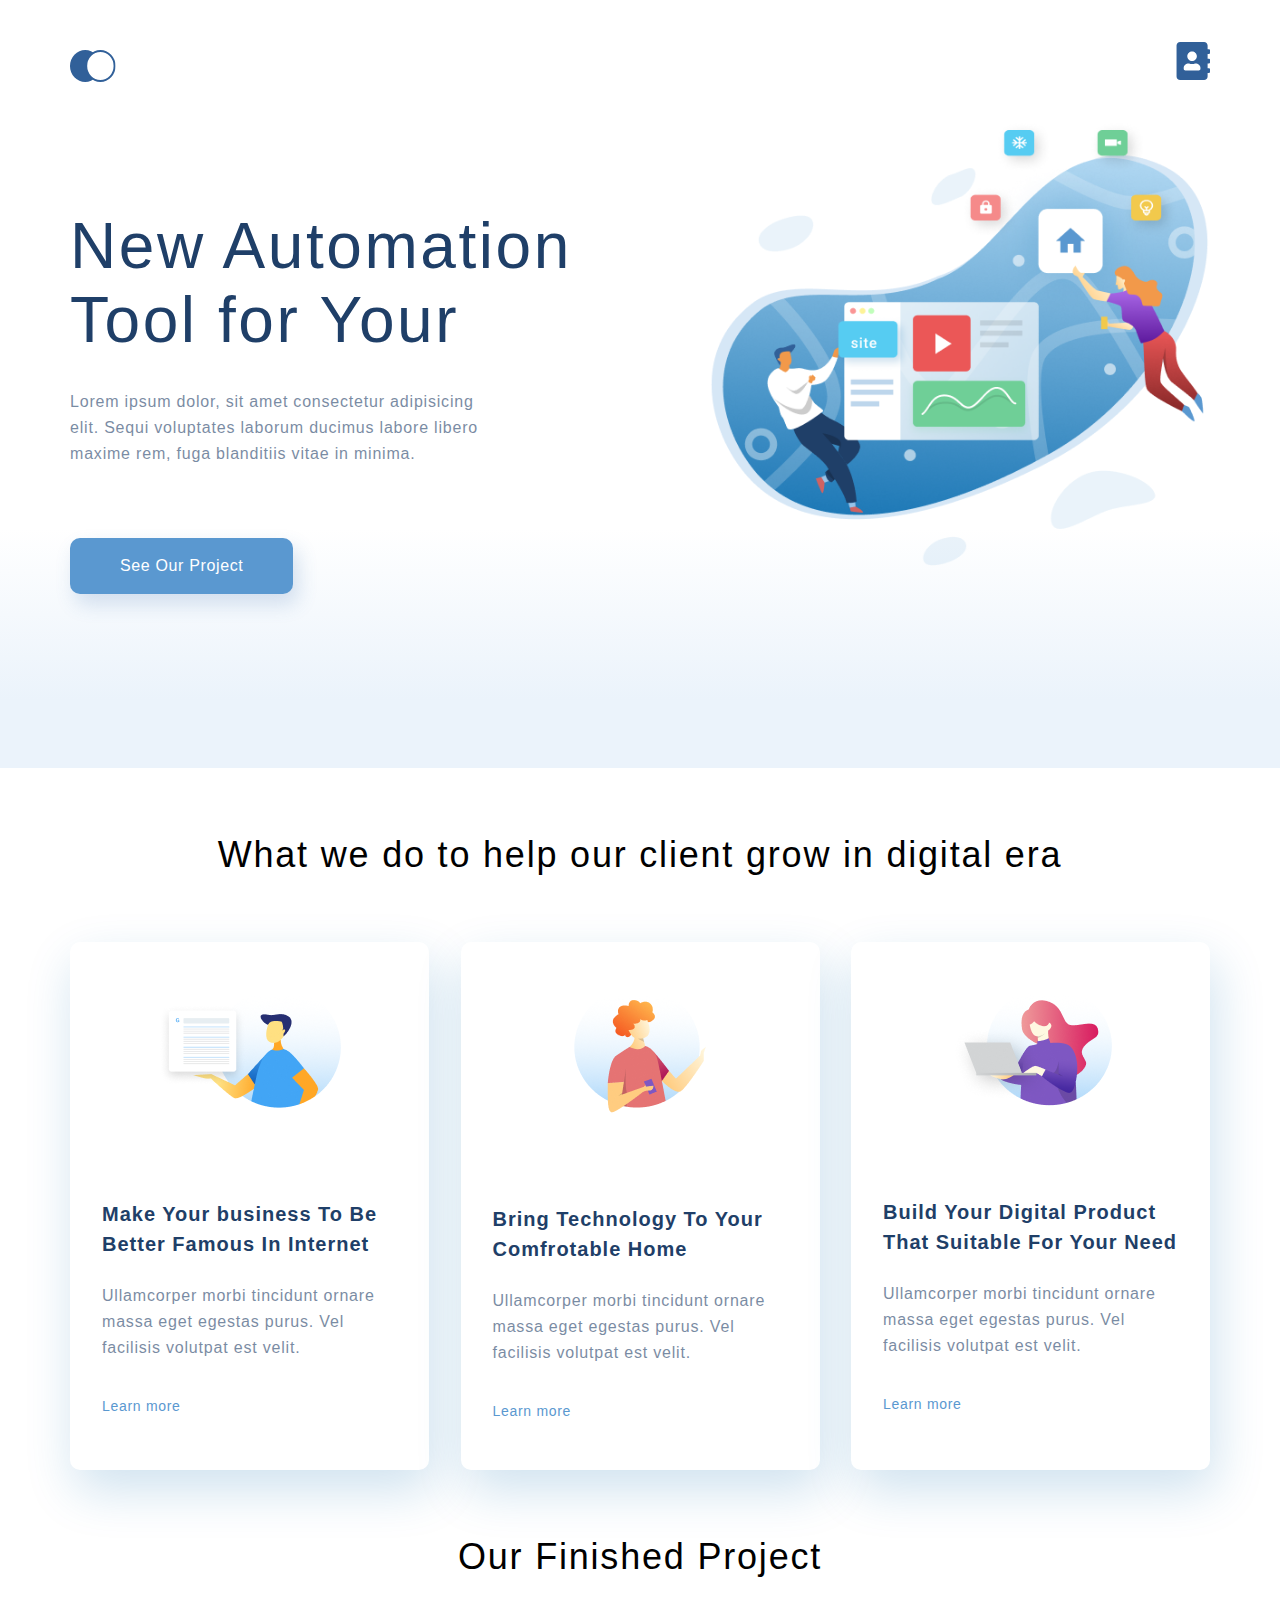
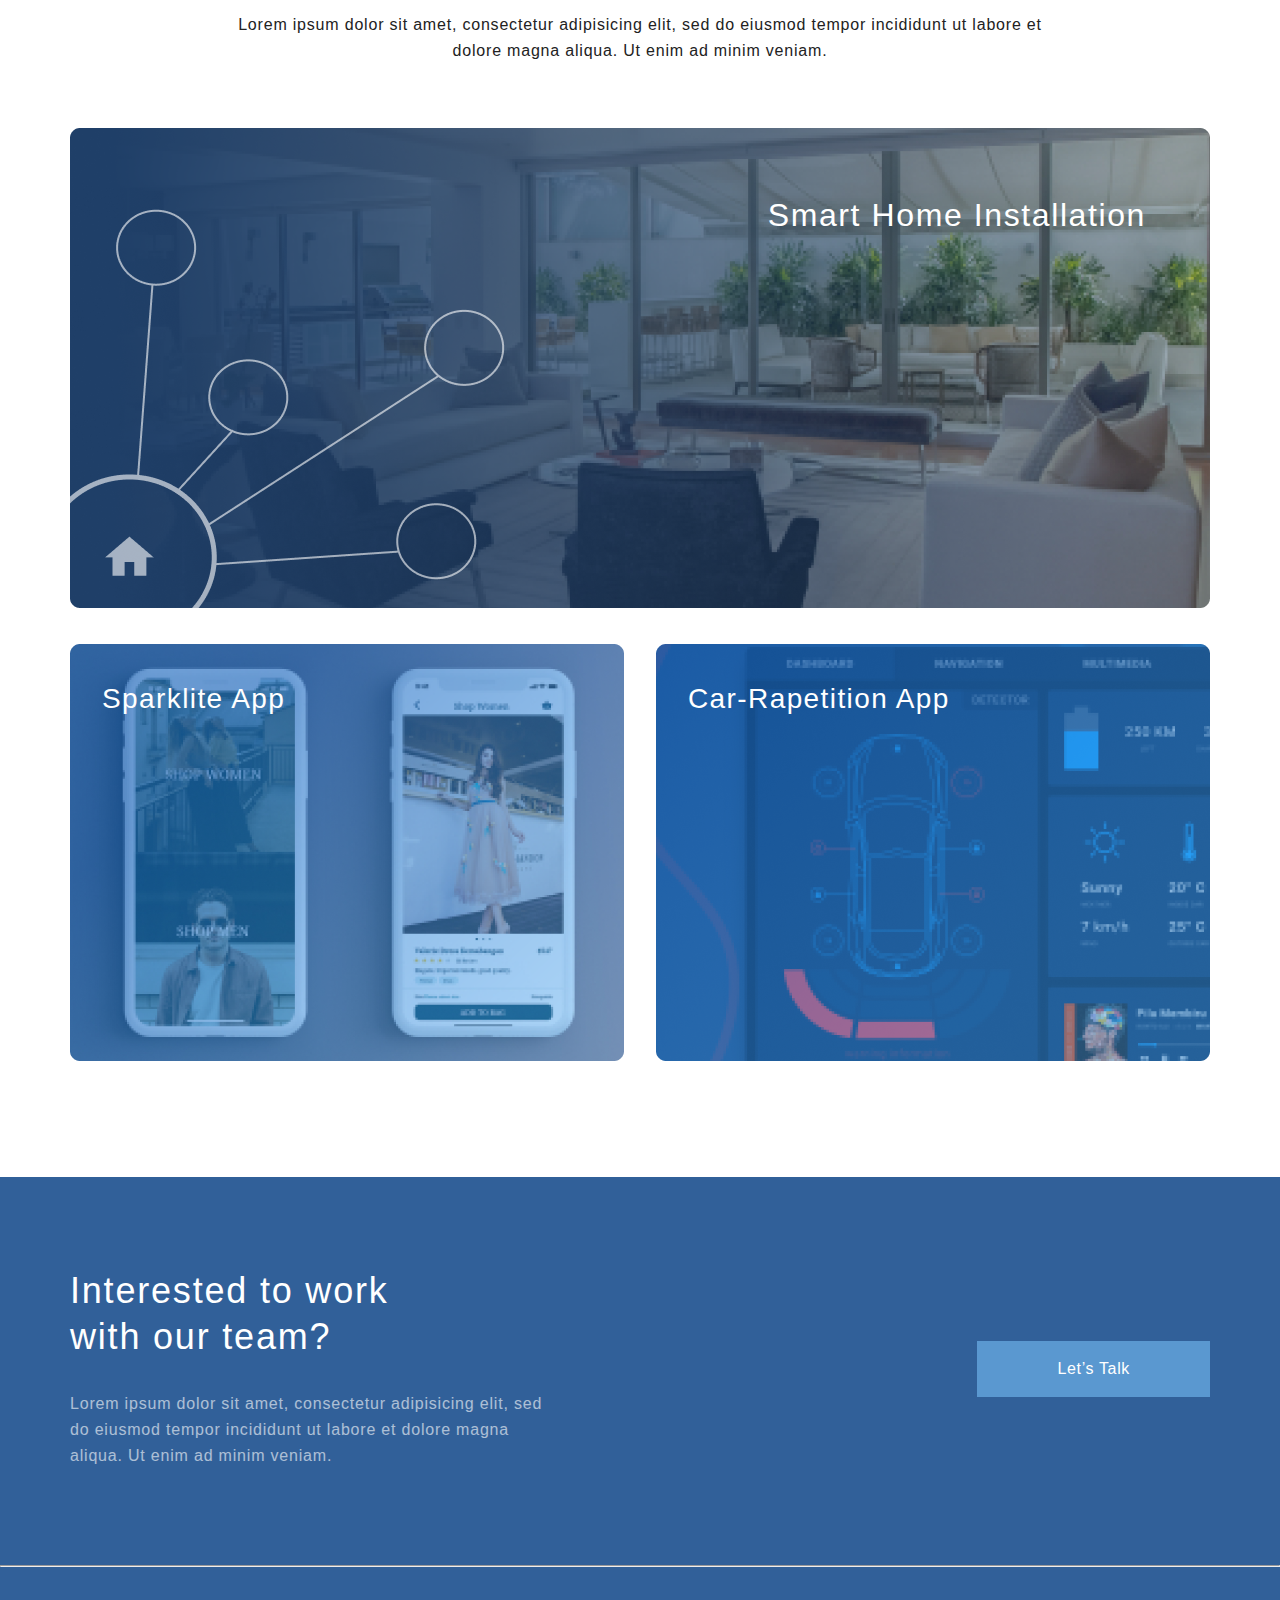
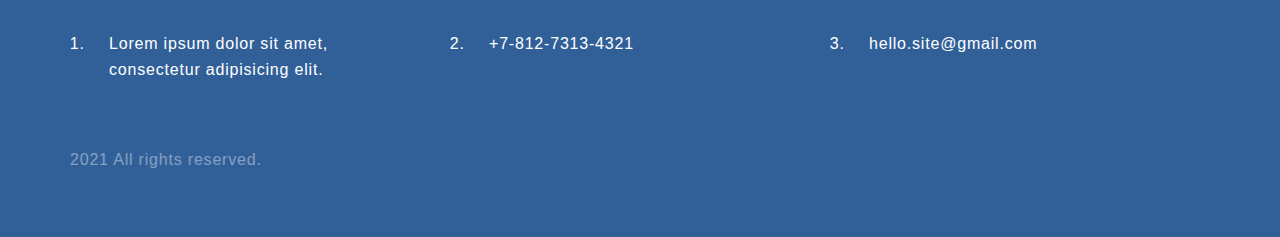
<file: index.html>
<!DOCTYPE html>
<html lang="en">

<head>
    <meta charset="UTF-8">
    <meta http-equiv="X-UA-Compatible" content="IE=edge">
    <meta name="viewport" content="width=device-width, initial-scale=1.0">
    <title>Document</title>
    <link rel="stylesheet" href="style.css">
</head>

<body>
    <div class="top">
        <div class="container top__box">
            <ul class="header">
                <li><a href="index.html"><img src="img/logo.svg" alt="logo"></a></li>
                <li><a href="contacts.html"><img src="img/contacts.svg" alt="contacts"></a></li>
            </ul>
            <div class="top__info">
                <h1 class="top__heading">New Automation
                    Tool for Your</h1>
                <p class="text">Lorem ipsum dolor, sit amet consectetur adipisicing elit. Sequi voluptates laborum
                    ducimus labore libero maxime
                    rem, fuga blanditiis vitae in minima.
                </p>
                <a href="#" class="top__button">See Our Project</a>
            </div>
        </div>
    </div>
    <div class="main container">
        <h3 class="heading">What we do to help our client grow in digital era</h3>
        <div class="main__content">
            <div class="main__part">
                <img class="card__img" src="img/card1.png" alt="card 1">
                <h4 class="heading__mini">Make Your business To Be
                    Better Famous In Internet</h4>
                <p class="text">Ullamcorper morbi tincidunt ornare massa eget egestas purus. Vel facilisis volutpat est
                    velit.
                </p>
                <a class="card__link" href=#>Learn more</a>
            </div>
            <div class="main__part">
                <img class="card__img" src="img/card2.png" alt="card 2">
                <h4 class="heading__mini">Bring Technology To Your
                    Comfrotable Home</h4>
                <p class="text">Ullamcorper morbi tincidunt ornare massa eget egestas purus. Vel facilisis volutpat est
                    velit.
                </p>
                <a class="card__link" href=#>Learn more</a>
            </div>
            <div class="main__part">
                <img class="card__img" src="img/card3.png" alt="card 3">
                <h4 class="heading__mini">Build Your Digital Product
                    That Suitable For Your Need</h4>
                <p class="text">Ullamcorper morbi tincidunt ornare massa eget egestas purus. Vel facilisis volutpat est
                    velit.
                </p>
                <a class="card__link" href=#>Learn more</a>
            </div>
        </div>
    </div>
    <div class="main__extra container">
        <h3 class="heading">Our Finished Project</h3>
        <p class="text text__extra">Lorem ipsum dolor sit amet, consectetur adipisicing elit, sed do eiusmod tempor
            incididunt ut labore et dolore magna aliqua. Ut enim ad minim veniam.</p>
        <div class="extra__item">
            <img class="extra__img" src="img/extra1.png" alt="extra1">
            <p class="extra__text_right">Smart Home Installation</p>
        </div>
        <div class="extra__parent">
            <div class="extra__item extra__item_margin">
                <img class="extra__img" src="img/extra2.png" alt="extra2">
                <p class="extra__text_left">Sparklite App</p>
            </div>
            <div class="extra__item">
                <img class="extra__img" src="img/extra3.png" alt="extra3">
                <p class="extra__text_left">Car-Rapetition App</p>
            </div>
        </div>
    </div>
    <div class="footer">
        <div class="container">
            <div class="footer__top">
                <div class="footer__text">
                    <h3 class="footer__heading">Interested to work
                        with our team?</h3>
                    <p class="footer__info">Lorem ipsum dolor sit amet, consectetur adipisicing elit, sed do eiusmod
                        tempor
                        incididunt ut labore et dolore magna aliqua. Ut enim ad minim veniam.</p>
                </div>
                <a href="#" class="footer__button">Let’s Talk</a>
            </div>
        </div>
        <hr>
        <div class="container">
            <div class="footer__bottom">
                <ol class="footer__contacts">
                    <li class="contacts__text">Lorem ipsum dolor sit amet, consectetur adipisicing elit.</li>
                    <li class="contacts__text">+7-812-7313-4321</li>
                    <li class="contacts__text">hello.site@gmail.com</li>
                </ol>
                <div class="footer__copy">
                    <p class="text">2021 All rights reserved.</p>
                </div>
            </div>
        </div>
    </div>
</body>

</html>
</file>
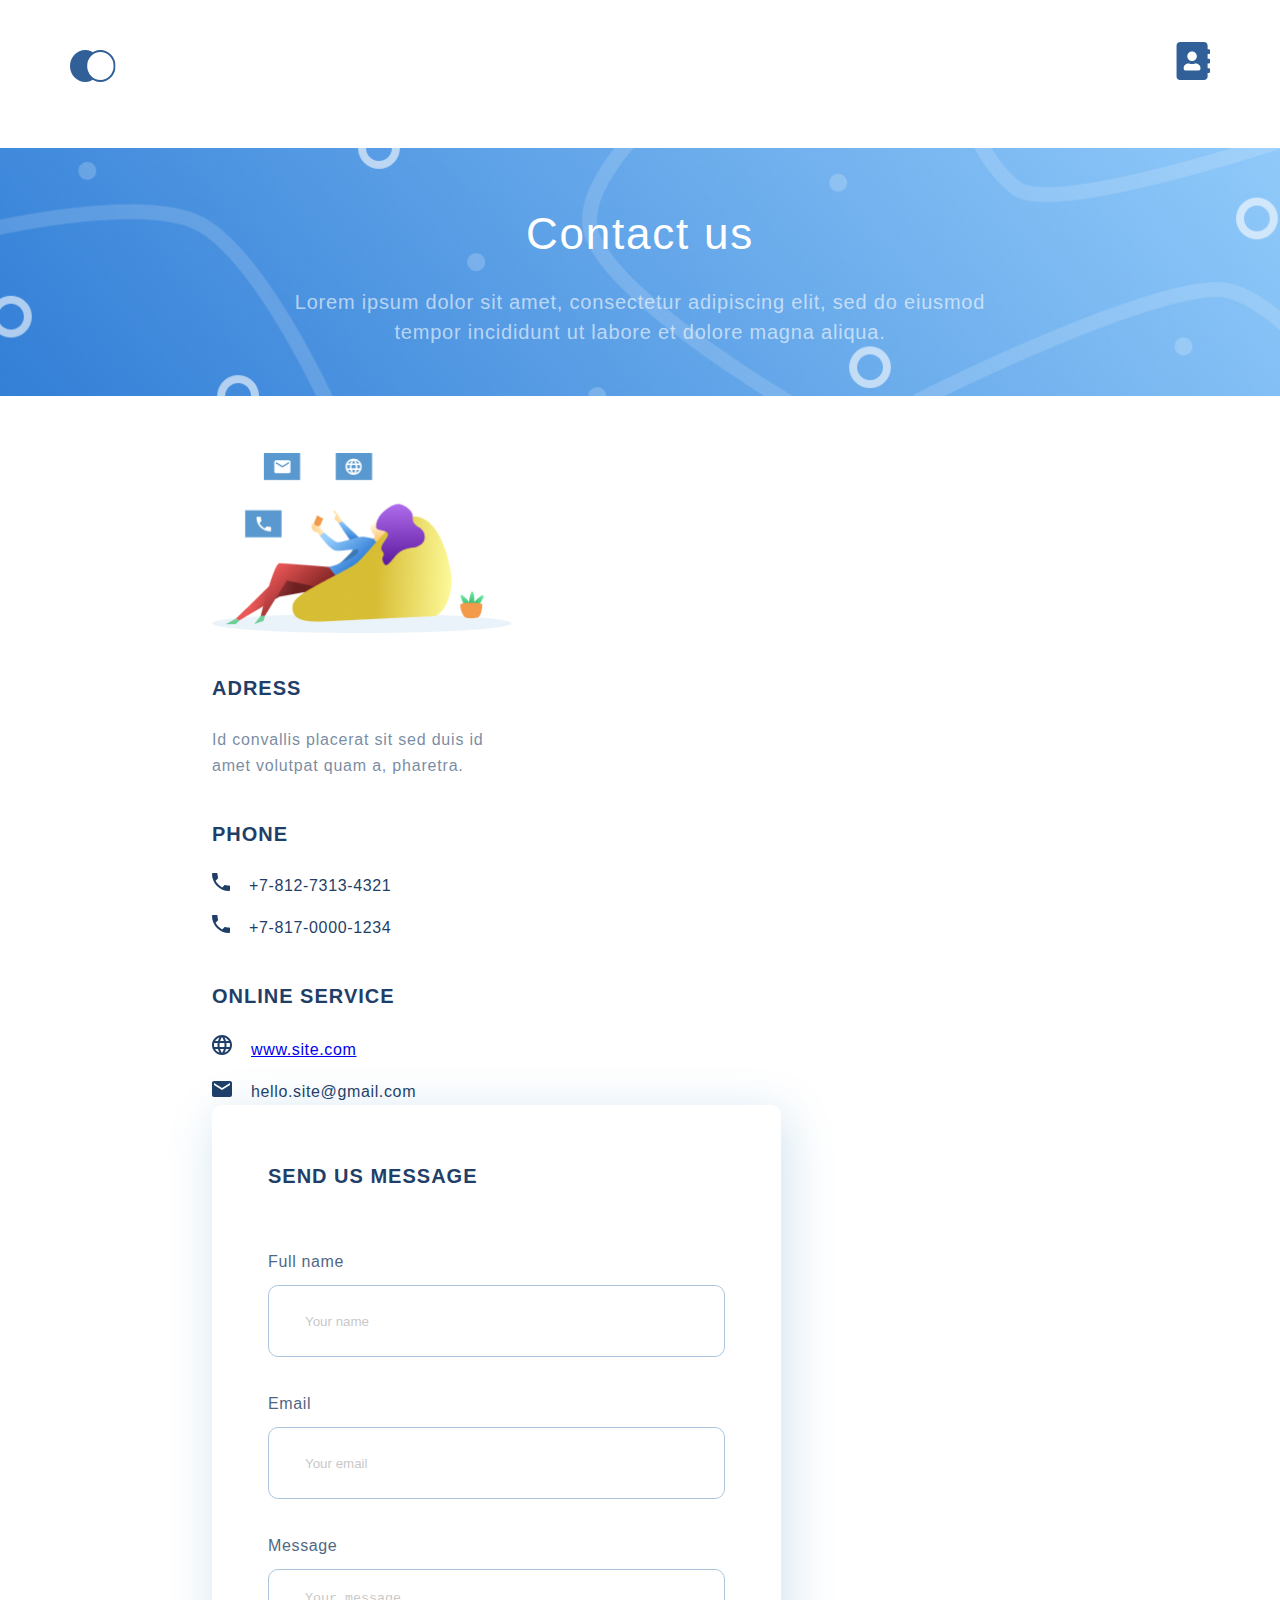
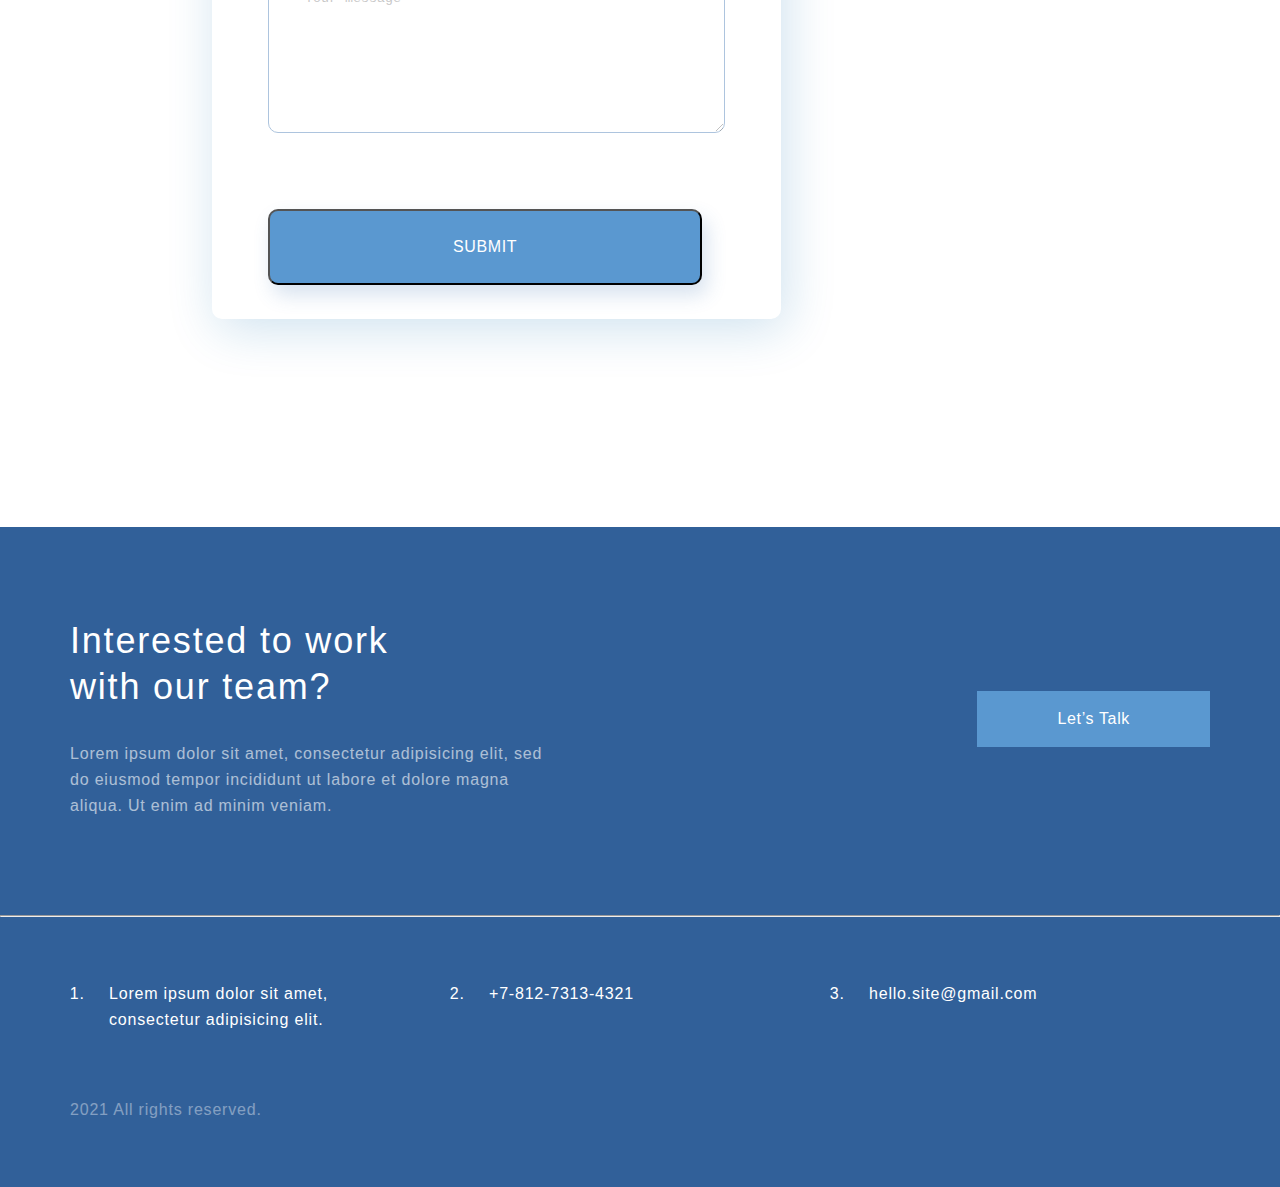
<file: contacts.html>
<!DOCTYPE html>
<html lang="en">

<head>
    <meta charset="UTF-8">
    <meta http-equiv="X-UA-Compatible" content="IE=edge">
    <meta name="viewport" content="width=device-width, initial-scale=1.0">
    <title>Document</title>
    <link rel="stylesheet" href="style.css">
</head>

<body>
    <ul class="header container">
        <li><a href="index.html"><img src="img/logo.svg" alt="logo"></a></li>
        <li><a href="contacts.html"><img src="img/contacts.svg" alt="contacts"></a></li>
    </ul>
    <div class="contacts">
        <div class="container">
            <h2 class="heading__contacts">Contact us</h2>
            <p class="contact__us_text">Lorem ipsum dolor sit amet, consectetur adipiscing elit, sed do eiusmod tempor
                incididunt ut
                labore et dolore magna aliqua. </p>
        </div>
    </div>
    <form class="connection container" action="#">
        <div class="contacts__info">
            <img src="img/contact_logo.png" alt="contact logo" width="300">
            <h4 class="heading__mini">ADRESS</h4>
            <p class="text">Id convallis placerat sit sed duis id amet volutpat quam a, pharetra.</p>
            <h4 class="heading__mini">PHONE</h4>
            <ul class="contact__list">
                <li class="phone__one">+7-812-7313-4321</li>
                <li class="phone__two">+7-817-0000-1234</li>
            </ul>
            <h4 class="heading__mini">ONLINE SERVICE</h4>
            <ul class="contact__list">
                <li class="site"><a href="https://www.instagram.com/loveyoustepan/" target="_blank">www.site.com</a>
                </li>
                <li class="mail">hello.site@gmail.com</li>
            </ul>
        </div>
        <div class="contacts__message">
            <h4 class="heading__mini">SEND US MESSAGE</h4>
            <p class="text__input">Full name</p>
            <input class="input" type="text" placeholder="Your name"><br>
            <p class="text__input">Email</p>
            <input class="input" type="email" placeholder="Your email"><br>
            <p class="text__input">Message</p>
            <textarea class="input__message" cols="46" rows="8" placeholder="Your message"></textarea><br>
            <button class="send__button" type="SUBMIT">submit</button><br>
            <br>
        </div>
    </form>
    <div class="map">
        <script type="text/javascript" charset="utf-8" async
            src="https://api-maps.yandex.ru/services/constructor/1.0/js/?um=constructor%3A355059d479832260e3a68bcc33427c3b39f26bcb6c0749017e68c5fedf945446&amp;width=100%&amp;height=480&amp;lang=ru_RU&amp;scroll=true"></script>
    </div>
    <div class="footer">
        <div class="container">
            <div class="footer__top">
                <div class="footer__text">
                    <h3 class="footer__heading">Interested to work
                        with our team?</h3>
                    <p class="footer__info">Lorem ipsum dolor sit amet, consectetur adipisicing elit, sed do eiusmod
                        tempor
                        incididunt ut labore et dolore magna aliqua. Ut enim ad minim veniam.</p>
                </div>
                <a href="#" class="footer__button">Let’s Talk</a>
            </div>
        </div>
        <hr>
        <div class="container">
            <div class="footer__bottom">
                <ol class="footer__contacts">
                    <li class="contacts__text">Lorem ipsum dolor sit amet, consectetur adipisicing elit.</li>
                    <li class="contacts__text">+7-812-7313-4321</li>
                    <li class="contacts__text">hello.site@gmail.com</li>
                </ol>
                <div class="footer__copy">
                    <p class="text">2021 All rights reserved.</p>
                </div>
            </div>
        </div>
    </div>
</body>

</html>
</file>
<file: style.css>
* {
    margin: 0;
    padding: 0;
}

body {
    font-family: sans-serif;
    font-style: normal;
}

.text {
    font-size: 16px;
    line-height: 26px;
    color: #1F3F68;
    opacity: 0.6;
    letter-spacing: 0.05em;
}

.contact__us_text {
    font-size: 20px;
    line-height: 30px;
    text-align: center;
    letter-spacing: 0.04em;
    color: rgba(255, 255, 255, 0.6);
    padding-top: 16px;
}

.text__extra {
    width: 75%;
    margin: 32px auto 64px;
    color: #222222;
    opacity: 1;
    text-align: center;
}

.top__heading {
    width: 504px;
    font-size: 64px;
    font-weight: 300;
    color: #1F3F68;
    line-height: 74px;
    letter-spacing: 0.04em;
    margin-bottom: 32px;
}

.heading__contacts {
    font-weight: 500;
    font-size: 44px;
    text-align: center;
    line-height: 74px;
    letter-spacing: 0.04em;
    color: #FFFFFF;
}

.heading {
    font-size: 36px;
    text-align: center;
    font-weight: 300;
    line-height: 46px;
    letter-spacing: 0.05em;
    color: #000000;
}

.heading__mini {
    font-size: 20px;
    line-height: 30px;
    color: #1F3F68;
    letter-spacing: 0.05em;
    margin-top: 40px;
    margin-bottom: 24px;
}

.phone__one {
    margin-bottom: 16px;
}

.site {
    margin-bottom: 16px;
}

.extra__item {
    position: relative;
    flex-grow: 1;
}

.extra__img {
    width: 100%;
}

.extra__item_margin {
    margin-right: 32px;
}

.extra__text_right {
    font-size: 32px;
    line-height: 46px;
    text-align: right;
    letter-spacing: 0.05em;
    color: #FFFFFF;
    position: absolute;
    top: 64px;
    right: 64px;
}

.extra__text_left {
    font-size: 28px;
    line-height: 46px;
    text-align: left;
    letter-spacing: 0.05em;
    color: #FFFFFF;
    position: absolute;
    top: 32px;
    left: 32px;
}

.input {
    border: 1px solid #356EAD;
    box-sizing: border-box;
    border-radius: 10px;
    opacity: 0.4;
    width: 100%;
    height: 72px;
    padding: 0 36px;  
}

.input__message {
    border: 1px solid #356EAD;
    box-sizing: border-box;
    border-radius: 10px;
    opacity: 0.4;
    padding: 21px 36px; 
    width: 100%; 
}

.text__input {
    font-size: 16px;
    line-height: 30px;
    letter-spacing: 0.04em;
    color: #1F3F68;
    Opacity: 80%;
    padding-top: 32px;
    padding-bottom: 8px;
}

.container {
    max-width: 1140px;
    margin: 0 auto;
}

.top {
    min-height: 768px;
    background: linear-gradient(0deg, #EBF3FB 8.84%, rgba(152, 195, 232, 0) 31.12%);
}

.top__box {
    display: flex;
    flex-direction: column;
    height: 100%;
}

.top__info {
    padding-top: 115px;
    flex-grow: 1;
    background-image: url(img/top_back.png);
    background-repeat: no-repeat;
    background-position: right center;
    background-size: 44%;
}

.top__button {
    font-size: 16px;
    line-height: 26px;
    text-align: center;
    letter-spacing: 0.04em;
    color: #FFFFFF;
    background: #5A98D0;
    box-shadow: 5px 10px 20px rgba(53, 110, 173, 0.2);
    border-radius: 10px;
    padding: 15px 50px;
    text-decoration: none;
    display: inline-block;
    margin-top: 71px;
}

.top__info p {
    width: 425px;
}

.card__link {
    font-size: 14px;
    line-height: 30px;
    letter-spacing: 0.05em;
    color: #5A98D0;
    text-decoration: none;
    margin-top: 30px;
}

.card__img {
    align-self: center;
    margin-bottom: 51px;
}

.header {
    display: flex;
    justify-content: space-between;
    list-style-type: none;
    padding-top: 42px;
}

.main {
    padding-top: 64px;
    padding-bottom: 64px;
}

.main__part {
    width: 359px;
    box-shadow: 5px 20px 50px rgba(16, 112, 177, 0.2);
    border-radius: 10px;
    background-color: #FFFFFF;
    padding: 44px 32px;
    box-sizing: border-box;
    display: flex;
    flex-direction: column;
}

.extra__parent {
    display: flex;
    justify-content: space-between;
    margin-top: 32px;
}

.main__content {
    display: flex;
    justify-content: space-between;
    padding-top: 64px;
}

.contacts {
    background-image: url(img/contact_us.png);
    background-size: cover;
    padding: 49px 293px;
    margin-top: 54px;
    margin-bottom: 57px;
}

.contacts__info {
    display: flex;
    flex-direction: column;
    max-width: 300px;
    justify-content: center;
}

.contacts__message {
    box-shadow: 5px 10px 50px rgba(16, 112, 177, 0.2);
    border-radius: 10px;
    padding: 16px 56px;
}

.contact__list {
    list-style: none;
    font-size: 16px;
    line-height: 26px;
    letter-spacing: 0.04em;
    color: #1F3F68;
}

.phone__one::before {
    content: url(img/phone.svg);
    padding-right: 19px;
}

.phone__two::before {
    content: url(img/phone.svg);
    padding-right: 19px;
}

.site::before {
    content: url(img/site.svg);
    padding-right: 19px;
}

.mail::before {
    content: url(img/mail.svg);
    padding-right: 19px;
}

.send__button {
    font-size: 16px;
    line-height: 26px;
    text-align: center;
    letter-spacing: 0.04em;
    color: #FFFFFF;
    background: #5A98D0;
    box-shadow: 5px 10px 20px rgba(53, 110, 173, 0.2);
    border-radius: 10px;
    padding: 23px 183px;
    text-decoration: none;
    display: inline-block;
    text-transform: uppercase;
    margin-top: 72px;
}

.map {
    display: flex;
    justify-content: center;
    margin-top: 96px;
    padding: 0 212px;
}

.footer__heading {
    width: 340px;
    font-size: 36px;
    font-weight: normal;
    line-height: 46px;
    letter-spacing: 0.05em;
    color: #FFFFFF;
    margin-bottom: 31px;
    text-align: left;
}

.footer__info {
    width: 495px;
    font-size: 16px;
    line-height: 26px;
    letter-spacing: 0.05em;
    color: #FFFFFF;
    opacity: 60%;
}

.footer__contacts {
    display: flex;
    margin-top: 64px;
    justify-content: space-between;
    color: #FFFFFF;
}

.connection {
    display: flex;
    justify-content: space-between;
    padding: 0 212px;
    flex-wrap: wrap;
}

.footer {
    background: #316099;
    padding-top: 91px;
    padding-bottom: 64px;
    margin-top: 112px;
}

.footer__top {
    padding-bottom: 96px;
    display: flex;
    justify-content: space-between;
    align-items: center;
}

.footer__button {
    font-size: 16px;
    line-height: 26px;
    box-sizing: border-box;
    text-align: center;
    letter-spacing: 0.04em;
    color: #FFFFFF;
    background: #5A98D0;
    padding: 15px 80px;
    text-decoration: none;
}

.contacts__text {
    font-size: 16px;
    line-height: 26px;
    letter-spacing: 0.05em;
    color: #FFFFFF;
    flex-grow: 1;
    flex-basis: 33.3333%;
    display: flex;
    margin-right: 32px;
    margin-left: 20px;
    padding-left: 19px;
    display: list-item;
}

.footer__copy {
    margin-top: 64px;
}

.footer__copy p {
    color: #FFFFFF;
    opacity: 40%;
}

@media (max-width: 1024px) {

    .container {
    padding-left: 32px;
    padding-right: 32px;
    }

    .top__info {
    background-position: right 280px;
    padding-bottom: 180px;
    }

    .main__content {
        flex-direction: column;
        align-items: center;
    }

    .main__part {
        margin-bottom: 32px;
    }

    .connection {
        justify-content: center;
    }

    .contacts {
        padding: 49px 92px;
    }

    .contacts__message {
        margin-top: 64px;
    }

    .map {
        padding: 0;
        margin-top: 64px;
    }

    .footer {
        padding-top: 47px;
    }

    .footer__info {
        max-width: 336px;
    }

    .footer__top {
        padding: 0 92px 64px;
    }

    .footer__button {
        padding: 4px 31px;
    }

    .footer__bottom {
        padding: 0 92px;
    }

    .footer__contacts {
        flex-direction: column;
    }

    .contacts__text {
        margin-bottom: 24px;
    }

    .footer__copy {
        margin-top: 39px;
    }
}


@media (max-width: 667px) {
    .container {
        padding-left: 16px;
        padding-right: 16px;
        }
    
    .header {
        padding-top: 24px;
    }
    
    .top {
        min-height: 376px;
        padding-bottom: 41px;
        box-sizing: border-box;
    }

    .top__info {
        padding-top: 36px;
        display: flex;
        flex-direction: column;
        align-items: center;
        background-image: none;
        padding-bottom: 0;
    }

    .top__heading {
        width: 100%;
        font-size: 32px;
        line-height: 37px;
        margin-bottom: 12px;
        text-align: center;
    }

    .top__info p {
        width: 100%;
        text-align: center;
    }

    .top__button {
        font-size: 12px;
        line-height: 26px;
        padding: 0 8px;
    }

    .heading {
        font-size: 24px;
        line-height: 28px;
    }

    .main__content {
        padding-top: 32px;
    }

    .main__part {
        width: 100%;
    }

    .main {
        padding-top: 48px;
    }

    .text__extra {
        width: 100%;
    }

    .extra__text_right {
        font-size: 16px;
        line-height: 19px;
        top: 16px;
        right: 16px;
    }

    .extra__text_left {
        font-size: 16px;
        line-height: 19px;
        top: 16px;
        left: 16px;
    }

    .extra__parent {
        flex-direction: column;
        margin-top: 16px;
    }

    .extra__item_margin {
        margin-right: 0;
        margin-bottom: 16px;
    }

    .heading__contacts {
        font-size: 24px;
        line-height: 28px;
    }

    .contacts {
        padding: 49px 10px;
        margin-top: 20px;
    }

    .contact__us_text {
        font-size: 16px;
        line-height: 30px;
        padding-top: 32px;
    }

    .contacts__message {
        padding: 0 36px;;
        margin-top: 32px;
        width: 100%;
    }

    .input {
        height: 46px;
    }

    .input__message {
        height: 92px;
    }

    .text__input {
        padding-top: 20px;
        padding-bottom: 0;
    }

    .send__button {
        padding: 15px;
        width: 100%;
        margin-top: 46px;
    }

    .map {
        margin-top: 32px;
    }

    .footer {
        padding-top: 18px;
        padding-bottom: 32px;
        margin-top: 64px;
    }

    .footer__top {
        padding-top: 36px;
        flex-direction: column;
        padding-bottom: 41px;
        padding: 0 0 41px;
    }

    .footer__heading {
        width: 100%;
        font-size: 24px;
        line-height: 28px;
        margin-bottom: 32px;
        text-align: center;
    }

    .footer__info {
        width: 100%;
        max-width: none;
        text-align: center;
    }

    .footer__button {
        margin-top: 32px;
    }

    .footer__bottom {
        padding: 0 0;
    }

    .footer__contacts {
        margin-top: 32px;
    }

    .footer__copy {
        text-align: center;
        margin-top: 0;
    }


}
</file>
